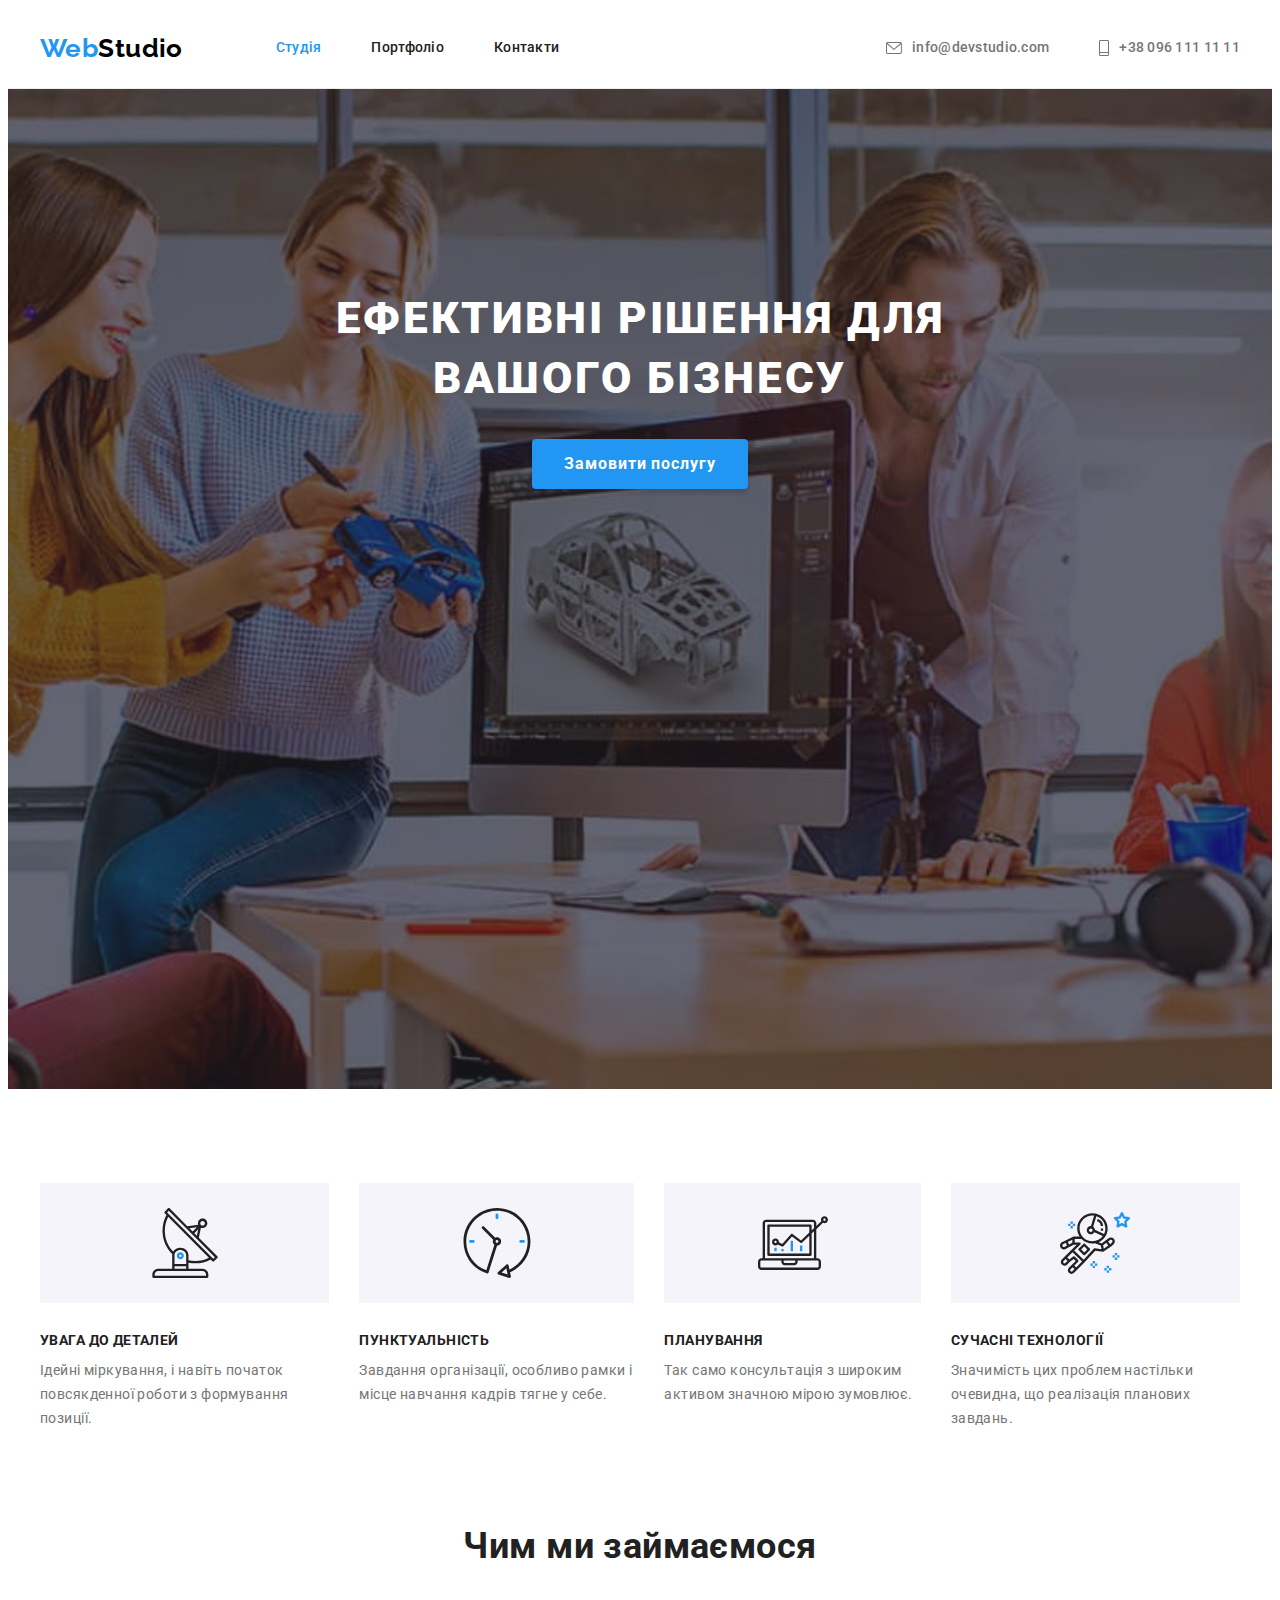
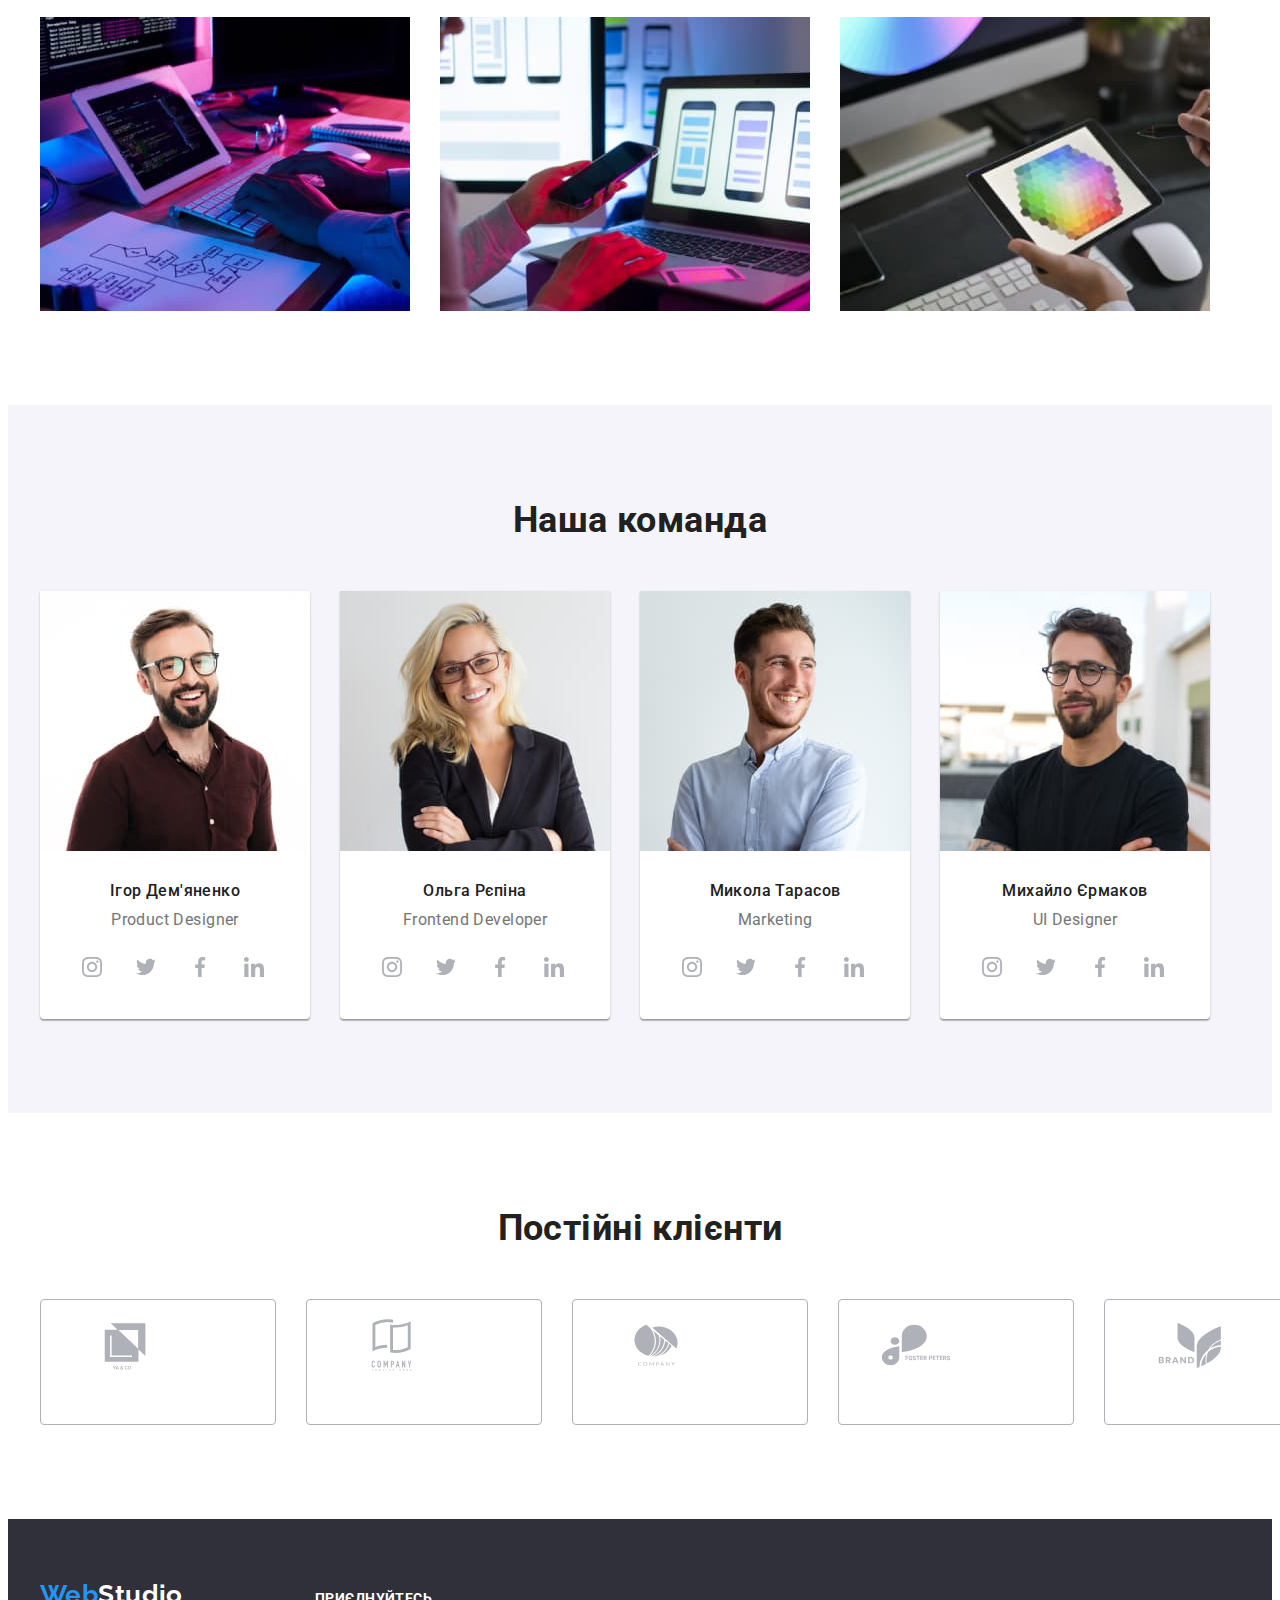
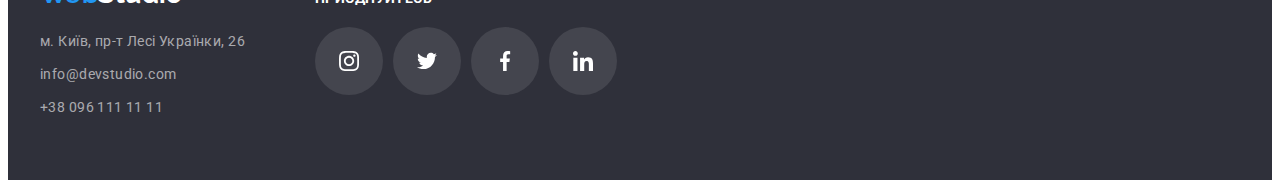
<file: index.html>
<!DOCTYPE html>
<html lang="uk">
  <head>
    <meta charset="UTF-8" />
    <meta http-equiv="X-UA-Compatible" content="IE=edge" />
    <meta name="viewport" content="width=device-width, initial-scale=1.0" />
    <title>WebStudio</title>
    <link
      href="https://fonts.googleapis.com/css2?family=Raleway:wght@700&family=Roboto:wght@400;500;700;900&display=swap"
      rel="stylesheet"
    />
    <link
      rel="stylesheet"
      href="https://cdnjs.cloudflare.com/ajax/libs/modern-normalize/1.1.0/modern-normalize.min.css"
      integrity="sha512-wpPYUAdjBVSE4KJnH1VR1HeZfpl1ub8YT/NKx4PuQ5NmX2tKuGu6U/JRp5y+Y8XG2tV+wKQpNHVUX03MfMFn9Q=="
      crossorigin="anonymous"
      referrerpolicy="no-referrer"
    />
    <link rel="stylesheet" href="./css/styles.css" />
  </head>
  <body>
    <header>
      <div class="container page-header">
        <nav class="header-nav">
          <a class="nav-logo logo" href="./index.html">
            <span class="logo-accent">Web</span>Studio</a
          >
          <ul class="nav-list list">
            <li class="item">
              <a class="link current" href="./index.html">Студія</a>
            </li>
            <li class="item">
              <a class="link" href="./portfolio.html">Портфоліо</a>
            </li>
            <li class="item">
              <a class="link" href="#">Контакти</a>
            </li>
          </ul>
        </nav>
        <ul class="contact-list list">
          <li class="item">
            <a class="link" href="mailto:info@devstudio.com">
              <svg width="16" height="12" class="icon-header">
                <use href="./images/icons.svg#envelope"></use>
              </svg>
              info@devstudio.com</a
            >
          </li>
          <li class="item">
            <a class="link" href="tel:+380961111111"
              ><svg width="10" height="16" class="icon-header">
                <use href="./images/icons.svg#Vector"></use></svg
              >+38 096 111 11 11</a
            >
          </li>
        </ul>
      </div>
    </header>

    <main>
      <section class="hero">
        <h1 class="hero-title">Ефективні рішення для вашого бізнесу</h1>
        <button type="button" class="hero-btn">Замовити послугу</button>
      </section>
      <section class="benefits section">
        <div class="container">
          <h2 class="section-title visually-hidden">Наші переваги</h2>
          <ul class="benefits-list list">
            <li class="benefits-item">
              <div class="icon-box">
                <svg width="70" height="70">
                  <use href="./images/icons.svg#antenna"></use>
                </svg>
              </div>

              <h3 class="title">Увага до деталей</h3>
              <p class="text">
                Ідейні міркування, і навіть початок повсякденної роботи з
                формування позиції.
              </p>
            </li>
            <li class="benefits-item">
              <div class="icon-box">
                <svg width="70" height="70">
                  <use href="./images/icons.svg#clock"></use>
                </svg>
              </div>
              <h3 class="title">Пунктуальність</h3>
              <p class="text">
                Завдання організації, особливо рамки і місце навчання кадрів
                тягне у себе.
              </p>
            </li>
            <li class="benefits-item">
              <div class="icon-box">
                <svg class="icon-benefits" width="70" height="70">
                  <use href="./images/icons.svg#diagram"></use>
                </svg>
              </div>
              <h3 class="title">Планування</h3>
              <p class="text">
                Так само консультація з широким активом значною мірою зумовлює.
              </p>
            </li>
            <li class="benefits-item">
              <div class="icon-box">
                <svg width="70" height="70">
                  <use href="./images/icons.svg#astronaut"></use>
                </svg>
              </div>
              <h3 class="title">Сучасні технології</h3>
              <p class="text">
                Значимість цих проблем настільки очевидна, що реалізація
                планових завдань.
              </p>
            </li>
          </ul>
        </div>
      </section>
      <section class="work section">
        <div class="container">
          <h2 class="section-title">Чим ми займаємося</h2>
          <ul class="work-list list">
            <li class="work-item">
              <img
                src="./images/work1.jpg"
                alt="Розробка веб сайтів"
                width="370"
                height="295"
              />
            </li>
            <li class="work-item">
              <img
                src="./images/work2.jpg"
                alt="Розробка мобільних додатків"
                width="370"
                height="295"
              />
            </li>
            <li class="work-item">
              <img
                src="./images/work3.jpg"
                alt="Розробка десктопних додатків "
                width="370"
                height="295"
              />
            </li>
          </ul>
        </div>
      </section>

      <section class="team-section section">
        <div class="container">
          <h2 class="section-title">Наша команда</h2>
          <ul class="team-list list">
            <li class="list-item">
              <img
                class="team-photo"
                src="./images/ihor.jpg"
                alt="Ігор Дем'яненко"
                width="270"
                height="260"
              />
              <div class="team-content">
                <h3 class="title">Ігор Дем'яненко</h3>
                <p class="text">Product Designer</p>

                <ul class="team-icon-list list">
                  <li class="team-icon-item">
                    <a class="team social-link link" href=""
                      ><svg width="20" height="20">
                        <use href="./images/icons.svg#instagram"></use></svg
                    ></a>
                  </li>
                  <li class="team-icon-item">
                    <a class="team social-link link" href=""
                      ><svg width="20" height="20">
                        <use href="./images/icons.svg#twitter"></use></svg
                    ></a>
                  </li>
                  <li class="team-icon-item">
                    <a class="team social-link link" href=""
                      ><svg width="20" height="20">
                        <use href="./images/icons.svg#facebook"></use></svg
                    ></a>
                  </li>
                  <li class="team-icon-item">
                    <a class="team social-link link" href=""
                      ><svg width="20" height="20">
                        <use href="./images/icons.svg#linkedin"></use></svg
                    ></a>
                  </li>
                </ul>
              </div>
            </li>
            <li class="list-item">
              <img
                class="team-photo"
                src="./images/olga.jpg"
                alt="Ольга Рєпіна"
                width="270"
                height="260"
              />

              <div class="team-content">
                <h3 class="title">Ольга Рєпіна</h3>
                <p class="text">Frontend Developer</p>

                <ul class="team-icon-list list">
                  <li class="team-icon-item">
                    <a class="team social-link link" href=""
                      ><svg width="20" height="20">
                        <use href="./images/icons.svg#instagram"></use></svg
                    ></a>
                  </li>
                  <li class="team-icon-item">
                    <a class="team social-link link" href=""
                      ><svg width="20" height="20">
                        <use href="./images/icons.svg#twitter"></use></svg
                    ></a>
                  </li>
                  <li class="team-icon-item">
                    <a class="team social-link link" href=""
                      ><svg width="20" height="20">
                        <use href="./images/icons.svg#facebook"></use></svg
                    ></a>
                  </li>
                  <li class="team-icon-item">
                    <a class="team social-link link" href=""
                      ><svg width="20" height="20">
                        <use href="./images/icons.svg#linkedin"></use></svg
                    ></a>
                  </li>
                </ul>
              </div>
            </li>
            <li class="list-item">
              <img
                class="team-photo"
                src="./images/mykola.jpg"
                alt="Микола Тарасов"
                width="270"
                height="260"
              />

              <div class="team-content">
                <h3 class="title">Микола Тарасов</h3>
                <p class="text">Marketing</p>

                <ul class="team-icon-list list">
                  <li class="team-icon-item">
                    <a class="team social-link link" href=""
                      ><svg width="20" height="20">
                        <use href="./images/icons.svg#instagram"></use></svg
                    ></a>
                  </li>
                  <li class="team-icon-item">
                    <a class="team social-link link" href=""
                      ><svg width="20" height="20">
                        <use href="./images/icons.svg#twitter"></use></svg
                    ></a>
                  </li>
                  <li class="team-icon-item">
                    <a class="team social-link link" href=""
                      ><svg width="20" height="20">
                        <use href="./images/icons.svg#facebook"></use></svg
                    ></a>
                  </li>
                  <li class="team-icon-item">
                    <a class="team social-link link" href=""
                      ><svg width="20" height="20">
                        <use href="./images/icons.svg#linkedin"></use></svg
                    ></a>
                  </li>
                </ul>
              </div>
            </li>
            <li class="list-item">
              <img
                class="team-photo"
                src="./images/myhailo.jpg"
                alt="Михайло Єрмаков"
                width="270"
                height="260"
              />
              <div class="team-content">
                <h3 class="title">Михайло Єрмаков</h3>
                <p class="text">UI Designer</p>

                <ul class="team-icon-list list">
                  <li class="team-icon-item">
                    <a class="team social-link link" href=""
                      ><svg width="20" height="20">
                        <use href="./images/icons.svg#instagram"></use></svg
                    ></a>
                  </li>
                  <li class="team-icon-item">
                    <a class="team social-link link" href=""
                      ><svg width="20" height="20">
                        <use href="./images/icons.svg#twitter"></use></svg
                    ></a>
                  </li>
                  <li class="team-icon-item">
                    <a class="team social-link link" href=""
                      ><svg width="20" height="20">
                        <use href="./images/icons.svg#facebook"></use></svg
                    ></a>
                  </li>
                  <li class="team-icon-item">
                    <a class="team social-link link" href=""
                      ><svg width="20" height="20">
                        <use href="./images/icons.svg#linkedin"></use></svg
                    ></a>
                  </li>
                </ul>
              </div>
            </li>
          </ul>
        </div>
      </section>
      <section class="section">
        <div class="container">
          <h2 class="section-title">Постійні клієнти</h2>
          <ul class="client-list list">
            <li class="client-item">
              <a class="client-link link" href="">
                <svg width="106" height="60">
                  <use href="./images/icons.svg#logo5"></use></svg
              ></a>
            </li>
            <li class="client-item">
              <a class="client-link link" href="">
                <svg width="106" height="60">
                  <use href="./images/icons.svg#logo4"></use>
                </svg>
              </a>
            </li>
            <li class="client-item">
              <a class="client-link link" href=""
                ><svg width="106" height="60">
                  <use href="./images/icons.svg#logo3"></use></svg
              ></a>
            </li>
            <li class="client-item">
              <a class="client-link link" href=""
                ><svg width="106" height="60">
                  <use href="./images/icons.svg#logo2"></use></svg
              ></a>
            </li>
            <li class="client-item">
              <a class="client-link link" href=""
                ><svg width="106" height="60">
                  <use href="./images/icons.svg#logo1"></use></svg
              ></a>
            </li>
            <li class="client-item">
              <a class="client-link link" href=""
                ><svg width="106" height="60">
                  <use href="./images/icons.svg#logo6"></use></svg
              ></a>
            </li>
          </ul>
        </div>
      </section>
    </main>
    <footer class="footer">
      <div class="footer-container container">
        <div class="footer-box">
          <a class="footer-logo logo" href="./index.html">
            <span class="logo-accent">Web</span>Studio</a
          >

          <address class="address-box">
            <ul class="address list">
              <li class="address-item">
                <a
                  class="link"
                  href="https://goo.gl/maps/CPtrU1FHBa2aNyZL9"
                  target="_blank"
                  rel="noopener noreferrer nofollow"
                  >м. Київ, пр-т Лесі Українки, 26</a
                >
              </li>
              <li class="address-item">
                <a class="link" href="mailto:info@devstudio.com"
                  >info@devstudio.com</a
                >
              </li>
              <li class="address-item">
                <a class="link" href="tel:+380961111111">+38 096 111 11 11</a>
              </li>
            </ul>
          </address>
        </div>
        <div class="social-link-box">
          <p class="social-link-text">приєднуйтесь</p>
          <ul class="footer-list list">
            <li class="footer-item">
              <a class="footer social-link link" href=""
                ><svg width="20" height="20">
                  <use href="./images/icons.svg#instagram"></use></svg
              ></a>
            </li>
            <li class="footer-item">
              <a class="footer social-link link" href=""
                ><svg width="20" height="20">
                  <use href="./images/icons.svg#twitter"></use></svg
              ></a>
            </li>
            <li class="footer-item">
              <a class="footer social-link link" href=""
                ><svg width="20" height="20">
                  <use href="./images/icons.svg#facebook"></use></svg
              ></a>
            </li>
            <li class="footer-item">
              <a class="footer social-link link" href=""
                ><svg width="20" height="20">
                  <use href="./images/icons.svg#linkedin"></use></svg
              ></a>
            </li>
          </ul>
        </div>
      </div>
    </footer>
  </body>
</html>
</file>
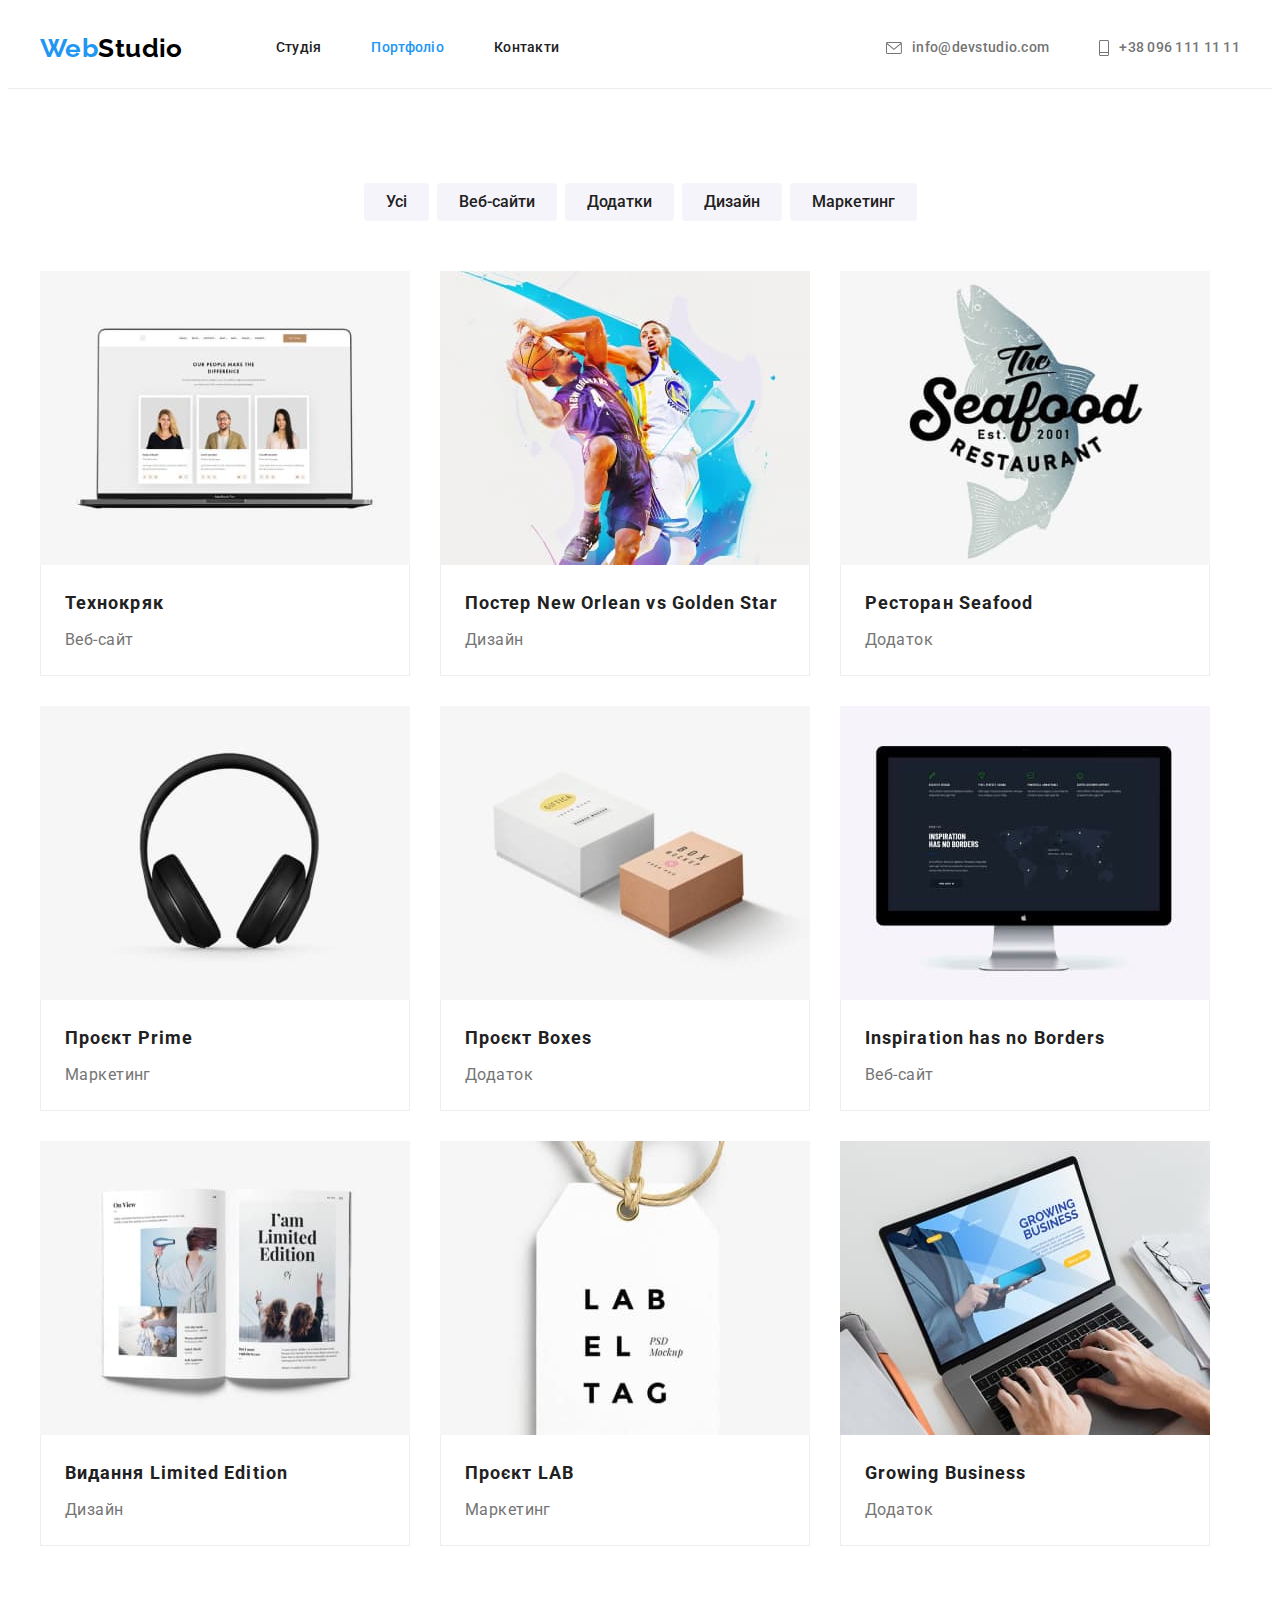
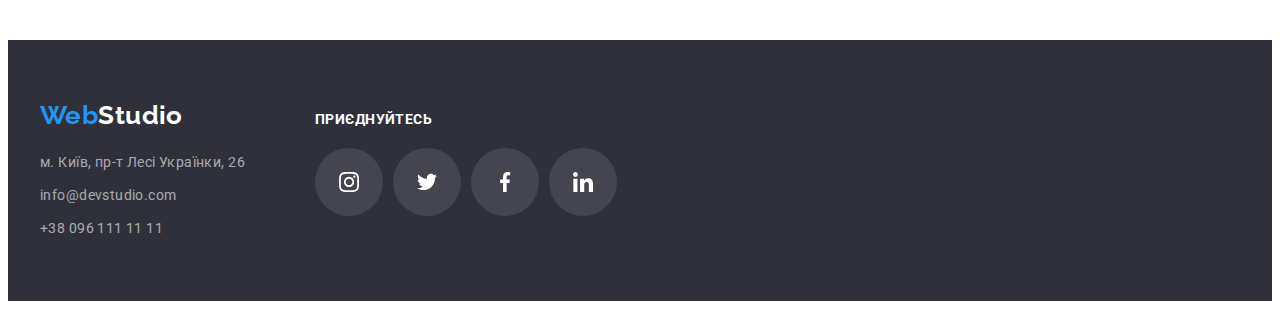
<file: portfolio.html>
<!DOCTYPE html>
<html lang="uk">
  <head>
    <meta charset="UTF-8" />
    <meta http-equiv="X-UA-Compatible" content="IE=edge" />
    <meta name="viewport" content="width=device-width, initial-scale=1.0" />
    <title>Portfolio</title>
    <link
      href="https://fonts.googleapis.com/css2?family=Raleway:wght@700&family=Roboto:wght@400;500;700;900&display=swap"
      rel="stylesheet"
    />
    <link
      rel="stylesheet"
      href="https://cdnjs.cloudflare.com/ajax/libs/modern-normalize/1.1.0/modern-normalize.min.css"
      integrity="sha512-wpPYUAdjBVSE4KJnH1VR1HeZfpl1ub8YT/NKx4PuQ5NmX2tKuGu6U/JRp5y+Y8XG2tV+wKQpNHVUX03MfMFn9Q=="
      crossorigin="anonymous"
      referrerpolicy="no-referrer"
    />
    <link rel="stylesheet" href="./css/styles.css" />
  </head>
  <body>
    <header>
      <div class="container page-header">
        <nav class="header-nav">
          <a class="nav-logo logo" href="./index.html">
            <span class="logo-accent">Web</span>Studio</a
          >
          <ul class="nav-list list">
            <li class="item">
              <a class="link" href="./index.html">Студія</a>
            </li>
            <li class="item">
              <a class="link current" href="./portfolio.html">Портфоліо</a>
            </li>
            <li class="item">
              <a class="link" href="#">Контакти</a>
            </li>
          </ul>
        </nav>
        <ul class="contact-list list">
          <li class="item">
            <a class="link" href="mailto:info@devstudio.com">
              <svg width="16" height="12" class="icon-header">
                <use href="./images/icons.svg#envelope"></use>
              </svg>
              info@devstudio.com</a
            >
          </li>
          <li class="item">
            <a class="link" href="tel:+380961111111"
              ><svg width="10" height="16" class="icon-header">
                <use href="./images/icons.svg#Vector"></use></svg
              >+38 096 111 11 11</a
            >
          </li>
        </ul>
      </div>
    </header>
    <main>
      <section class="portfolio section">
        <div class="container">
          <h1 class="visually-hidden">Портфоліо наших проєктів</h1>
          <ul class="filter-list list">
            <li class="filter-item">
              <button type="button" class="button">Усі</button>
            </li>
            <li class="filter-item">
              <button type="button" class="button">Веб-сайти</button>
            </li>
            <li class="filter-item">
              <button type="button" class="button">Додатки</button>
            </li>
            <li class="filter-item">
              <button type="button" class="button">Дизайн</button>
            </li>
            <li class="filter-item">
              <button type="button" class="button">Маркетинг</button>
            </li>
          </ul>
          <ul class="portfolio-list list">
            <li class="portfolio-item">
              <a class="link portfolio-link" href=""><img src="./images/website.jpg" alt="веб сайт" width="370" height="295" />
              <div class="portfolio-content">
                <h2 class="title">Технокряк</h2>
                <p class="text">Веб-сайт</p>
              </div></a>
            </li>
            <li class="portfolio-item">
              <a class="link portfolio-link" href=""><img src="./images/design.jpg" alt="дизайн" width="370" height="295" />
              <div class="portfolio-content">
                <h2 class="title">Постер New Orlean vs Golden Star</h2>
                <p class="text">Дизайн</p>
              </div></a>
            </li>
            <li class="portfolio-item">
              <a class="link portfolio-link" href=""><img src="./images/app.jpg" alt="додаток" width="370" height="295" />
              <div class="portfolio-content">
                <h2 class="title">Ресторан Seafood</h2>
                <p class="text">Додаток</p>
              </div></a>
            </li>
            <li class="portfolio-item">
             <a class="link portfolio-link" href=""><img src="./images/marketing.jpg" alt="маркетинг" width="370" height="295" />
            <div class="portfolio-content">
              <h2 class="title">Проєкт Prime</h2>
              <p class="text">Маркетинг</p>
            </div></a>
            </li>
            <li class="portfolio-item">
              <a class="link portfolio-link" href=""><img src="./images/app2.jpg" alt="проєкт додатку" width="370" height="295" />
              
              <div class="portfolio-content">
                <h2 class="title">Проєкт Boxes</h2>
                <p class="text">Додаток</p>
              </div></a>
            </li>
            <li class="portfolio-item">
              <a class="link portfolio-link" href=""><img src="./images/website2.jpg" alt="проєкт веб сайту" width="370" height="295" />
              <div class="portfolio-content">
                <h2 class="title">Inspiration has no Borders</h2>
                <p class="text">Веб-сайт</p>
              </div></a>
            </li>
            <li class="portfolio-item">
              <a class="link portfolio-link" href=""><img src="./images/design2.jpg" alt="дизайн видання" width="370" height="295" />
              <div class="portfolio-content">
                <h2 class="title">Видання Limited Edition</h2>
                <p class="text">Дизайн</p>
              </div></a>
            </li>
            <li class="portfolio-item">
              <a class="link portfolio-link" href=""><img src="./images/marketing2.jpg" alt="маркетинг лейблу" width="370" height="295" />
              <div class="portfolio-content">
                <h2 class="title">Проєкт LAB</h2>
                <p class="text">Маркетинг</p>
              </div></a>
            </li>
            <li class="portfolio-item">
              <a class="link portfolio-link" href=""><img src="./images/app3.jpg" alt="проєкт бізнес додатку" width="370" height="295" />
              <div class="portfolio-content">
                <h2 class="title">Growing Business</h2>
                <p class="text">Додаток</p>
              </div></a>
            </li>
          </ul>
        </div>
      </section>
    </main>

    <footer class="footer">
      <div class="footer-container container">
        <div class="footer-box">
          <a class="footer-logo logo" href="./index.html">
            <span class="logo-accent">Web</span>Studio</a
          >

          <address class="address-box">
            <ul class="address list">
              <li class="address-item">
                <a
                  class="link"
                  href="https://goo.gl/maps/CPtrU1FHBa2aNyZL9"
                  target="_blank"
                  rel="noopener noreferrer nofollow"
                  >м. Київ, пр-т Лесі Українки, 26</a
                >
              </li>
              <li class="address-item">
                <a class="link" href="mailto:info@devstudio.com"
                  >info@devstudio.com</a
                >
              </li>
              <li class="address-item">
                <a class="link" href="tel:+380961111111">+38 096 111 11 11</a>
              </li>
            </ul>
          </address>
        </div>
        <div class="social-link-box">
          <p class="social-link-text">приєднуйтесь</p>
          <ul class="footer-list list">
            <li class="footer-item">
              <a class="footer social-link link" href=""
                ><svg width="20" height="20">
                  <use href="./images/icons.svg#instagram"></use></svg
              ></a>
            </li>
            <li class="footer-item">
              <a class="footer social-link link" href=""
                ><svg width="20" height="20">
                  <use href="./images/icons.svg#twitter"></use></svg
              ></a>
            </li>
            <li class="footer-item">
              <a class="footer social-link link" href=""
                ><svg width="20" height="20">
                  <use href="./images/icons.svg#facebook"></use></svg
              ></a>
            </li>
            <li class="footer-item">
              <a class="footer social-link link" href=""
                ><svg width="20" height="20">
                  <use href="./images/icons.svg#linkedin"></use></svg
              ></a>
            </li>
          </ul>
        </div>
      </div>
    </footer>
  </body>
</html>
</file>
<file: css/styles.css>
:root {
  --primary-text-color: #212121;
  --secondary-text-color: #757575;
  --light-text-color: #ffffff;
  --accent-text-color: #2196f3;
  --primary-backgraund-color: #ffffff;
  --secondary-backgraund-color: #2f303a;
}

body {
  background-color: var(--primary-backgraund-color);
  color: var(--primary-text-color);
  font-family: Roboto, sans-serif;
  font-size: 14px;
  font-weight: 700;
  letter-spacing: 0.03em;
}
h1,
h2,
h3,
h4,
h5,
h6,
ul,
p {
  margin: 0;
  padding: 0;
}

img {
  display: block;
  max-width: 100%;
  height: auto;
}

.container {
  width: 1200px;
  margin: 0 auto;
  padding: 0 15px;
}

.list {
  list-style: none;
}
.link {
  color: currentColor;
  text-decoration: none;
}

header {
  border-bottom-width: 1px;
  border-bottom-style: solid;
  border-bottom-color: #ececec;
}
.page-header {
  display: flex;
  align-items: center;
}

.header-nav {
  display: flex;
  align-items: center;
}

.item:not(:last-child) {
  margin-right: 50px;
}

.nav-list {
  display: flex;
}

.contact-list {
  display: flex;
  margin-left: auto;
  align-items: center;
}

/* style logo */

.logo {
  font-family: "Raleway", sans-serif;
  font-size: 26px;
  line-height: 1.19;
}

.nav-logo {
  margin-right: 93px;
  color: #000000;
  text-decoration: none;
}

.logo-accent {
  color: var(--accent-text-color);
}

/* style nav */

.nav-list .link {
  display: block;
  padding: 32px 0;
  color: var(--primary-text-color);
  font-weight: 500;
  line-height: 1.14;
  letter-spacing: 0.02em;
}
.nav-list .link:hover,
.nav-list .link:focus {
  color: var(--accent-text-color);
}

.contact-list .link {
  display: flex;
  align-items: center;
  padding: 32px 0;
  color: var(--secondary-text-color);
  font-weight: 500;
  line-height: 1.14;
  letter-spacing: 0.02em;
}
.contact-list .link:hover,
.contact-list .link:focus {
  color: var(--accent-text-color);
  fill: var(--accent-text-color);
}
.icon-header {
  fill: currentColor;
}
.nav-list .link.current {
  color: var(--accent-text-color);
}
.icon-header {
  margin-right: 10px;
}

/* style main */

.hero {
  height: 600px;
  max-width: 1600px;
  margin-left: auto;
  margin-right: auto;
  background-image: linear-gradient(
      to right,
      rgba(47, 48, 58, 0.4),
      rgba(47, 48, 58, 0.4)
    ),
    url(../images/hero.jpg);
  background-repeat: no-repeat;
  background-position: center;
  background-size: cover;
  background-color: var(--secondary-backgraund-color);
  text-align: center;
  padding: 200px 0;
}

.hero-title {
  max-width: 696px;
  margin: 0 auto 30px;

  color: var(--light-text-color);
  font-weight: 900;
  font-size: 44px;
  line-height: 1.36;

  letter-spacing: 0.06em;
  text-transform: uppercase;
}

.hero-btn {
  display: inline-block;
  min-width: 216px;
  padding: 10px 32px;
  border-radius: 4px;
  border: 0px;

  background-color: #2196f3;
  box-shadow: 0px 4px 4px rgba(0, 0, 0, 0.15);
  color: var(--light-text-color);
  font-family: inherit;
  font-weight: 700;
  font-size: 16px;
  line-height: 1.88;

  letter-spacing: 0.06em;
  cursor: pointer;
}
.hero-btn:hover,
.hero-btn:focus {
  background-color: #188ce8;
  box-shadow: 0px 4px 4px rgba(0, 0, 0, 0.15);
  border-radius: 4px;
}

.section {
  padding: 94px 0;
}

/* style benefits */

.visually-hidden {
  position: absolute;
  white-space: nowrap;
  width: 1px;
  height: 1px;
  overflow: hidden;
  border: 0;
  padding: 0;
  clip: rect(0 0 0 0);
  clip-path: inset(50%);
  margin: -1px;
}

.benefits {
  padding: 94px 0 0;
}
.benefits-list {
  display: flex;
}

.benefits-item:not(:last-child) {
  margin-right: 30px;
}

.benefits-item {
  width: calc((100%-90) / 4);
}

.benefits .title {
  margin-bottom: 10px;
  font-size: 14px;
  line-height: 1.14;
  text-transform: uppercase;
}

.benefits .text {
  line-height: 1.71;
}
.icon-box {
  display: flex;
  background-color: #f5f4fa;
  height: 120px;
  justify-content: center;
  align-items: center;
  margin-bottom: 30px;
}
/*  padding: 25px 100px;*/

/* style work section */

.work-list {
  display: flex;
}

.work-item:not(:last-child) {
  margin-right: 30px;
}

.work-item {
  width: calc((100%-60) / 3);
}

.section-title {
  margin-bottom: 50px;
  font-size: 36px;
  line-height: 1.17;
  text-align: center;
}

/* style team section */

.team-list {
  display: flex;
}

.team-section {
  background-color: #f5f4fa;
}

.team-section .title {
  margin-bottom: 10px;
  font-weight: 500;
  font-size: 16px;
  line-height: 1.19;
  text-align: center;
}

.list-item {
  background-color: var(--primary-backgraund-color);
  width: calc((100%-90) / 4);
  box-shadow: 0px 1px 3px rgba(0, 0, 0, 0.12), 0px 1px 1px rgba(0, 0, 0, 0.14),
    0px 2px 1px rgba(0, 0, 0, 0.2);
  border-radius: 0px 0px 4px 4px;
  background-color: var(--primary-backgraund-color);
}

.list-item:not(:last-child) {
  margin-right: 30px;
}

.team-content {
  padding: 30px;
}

.text {
  color: var(--secondary-text-color);
  font-weight: 400;
}

.team-section .text {
  font-size: 16px;
  line-height: 1.19;
  text-align: center;
  margin-bottom: 16px;
}
.team-icon-list {
  display: flex;
  gap: 10px;
}

.social-link {
  display: flex;
  justify-content: center;
  align-items: center;
  
  width: 44px;
  height: 44px;
  border-radius: 50%;
fill: #afb1b8;
}


.social-link:hover,
.social-link:focus {
  background-color: #2196f3;
  fill: #ffffff;
}

/*  
.team-icon-item:not(:last-child) {
margin-right: 10px;}*/


 



/* style client section */

.client-list {
  display: flex;
}
.client-link {
  display: block;
  width: 170px;
  height: 92px;
  border: 1px solid #afb1b8;
  border-radius: 4px;
  padding: 16px 32px;
  fill: #afb1b8;
}
.client-link:hover,
.client-link:focus {
  border: 1px solid var(--accent-text-color);
  fill: var(--accent-text-color);
}

.client-item:not(:last-child) {
  margin-right: 30px;
}

/* footer style */

.footer {
  padding: 60px 0;
  background-color: var(--secondary-backgraund-color);
}
.footer-logo {
  display: block;

  color: var(--light-text-color);
  text-decoration: none;
}
.address .link {
  color: rgba(255, 255, 255, 0.6);
  font-style: normal;
  font-weight: 400;
  line-height: 1.71;
}

.address-item:not(:last-child) {
  margin-bottom: 9px;
}

.address-box {
  margin-top: 20px;
}

.address .link:hover,
.address .link:focus {
  color: var(--light-text-color);
}

.footer-container {
  display: flex;
  align-items: baseline;
}
.footer-box {
  margin-right: 70px;
}
.social-link-text {
  margin-bottom: 20px;

  line-height: 1.14;
  text-transform: uppercase;
  color: #ffffff;
}
.footer-list {
  display: flex;
  gap: 10px;
  
}


.footer.social-link {
  
padding: 12px;
  background-color: rgba(255, 255, 255, 0.1);
  fill: var(--light-text-color);
}
 

.footer.social-link:hover,
.footer.social-link:focus {
  background-color: #2196f3;
}

/* style portfolio */

.filter-list {
  display: flex;
  align-items: center;
  justify-content: center;
  margin-bottom: 50px;
}

.filter-item:not(:last-child) {
  margin-right: 8px;
}

.portfolio .title {
  margin-bottom: 4px;
  font-size: 18px;
  line-height: 2;
  letter-spacing: 0.06em;
}

.portfolio .text {
  font-weight: 400;
  font-size: 16px;
  line-height: 1.88;
}

.button {
  padding: 6px 22px;
  color: var(--primary-text-color);
  font-family: inherit;
  font-weight: 500;
  font-size: 16px;
  line-height: 1.62;
  text-align: center;
  cursor: pointer;
  background-color: #f5f4fa;
  border-radius: 4px;
  border: 0px;
}
.button:hover,
.button:focus {
  color: var(--light-text-color);
  background-color: #2196f3;
  box-shadow: 0px 3px 1px rgba(0, 0, 0, 0.1), 0px 1px 2px rgba(0, 0, 0, 0.08),
    0px 2px 2px rgba(0, 0, 0, 0.12);
}

.portfolio-list {
  display: flex;
  flex-wrap: wrap;
  gap: 30px;
}

.portfolio-item {
  flex-basis: calc(100% / 3-30);
}
.portfolio-content {
  padding: 20px 24px;
  border: 1px solid #eeeeee;
  border-top: none;
}

.portfolio-link{
  display: block;
  width: 100%;
  height: 100%;
}

.portfolio-link:hover,
.portfolio-link:focus {
  box-shadow: 0px 1px 1px rgba(0, 0, 0, 0.12), 0px 4px 4px rgba(0, 0, 0, 0.06),
    1px 4px 6px rgba(0, 0, 0, 0.16);
}
</file>
